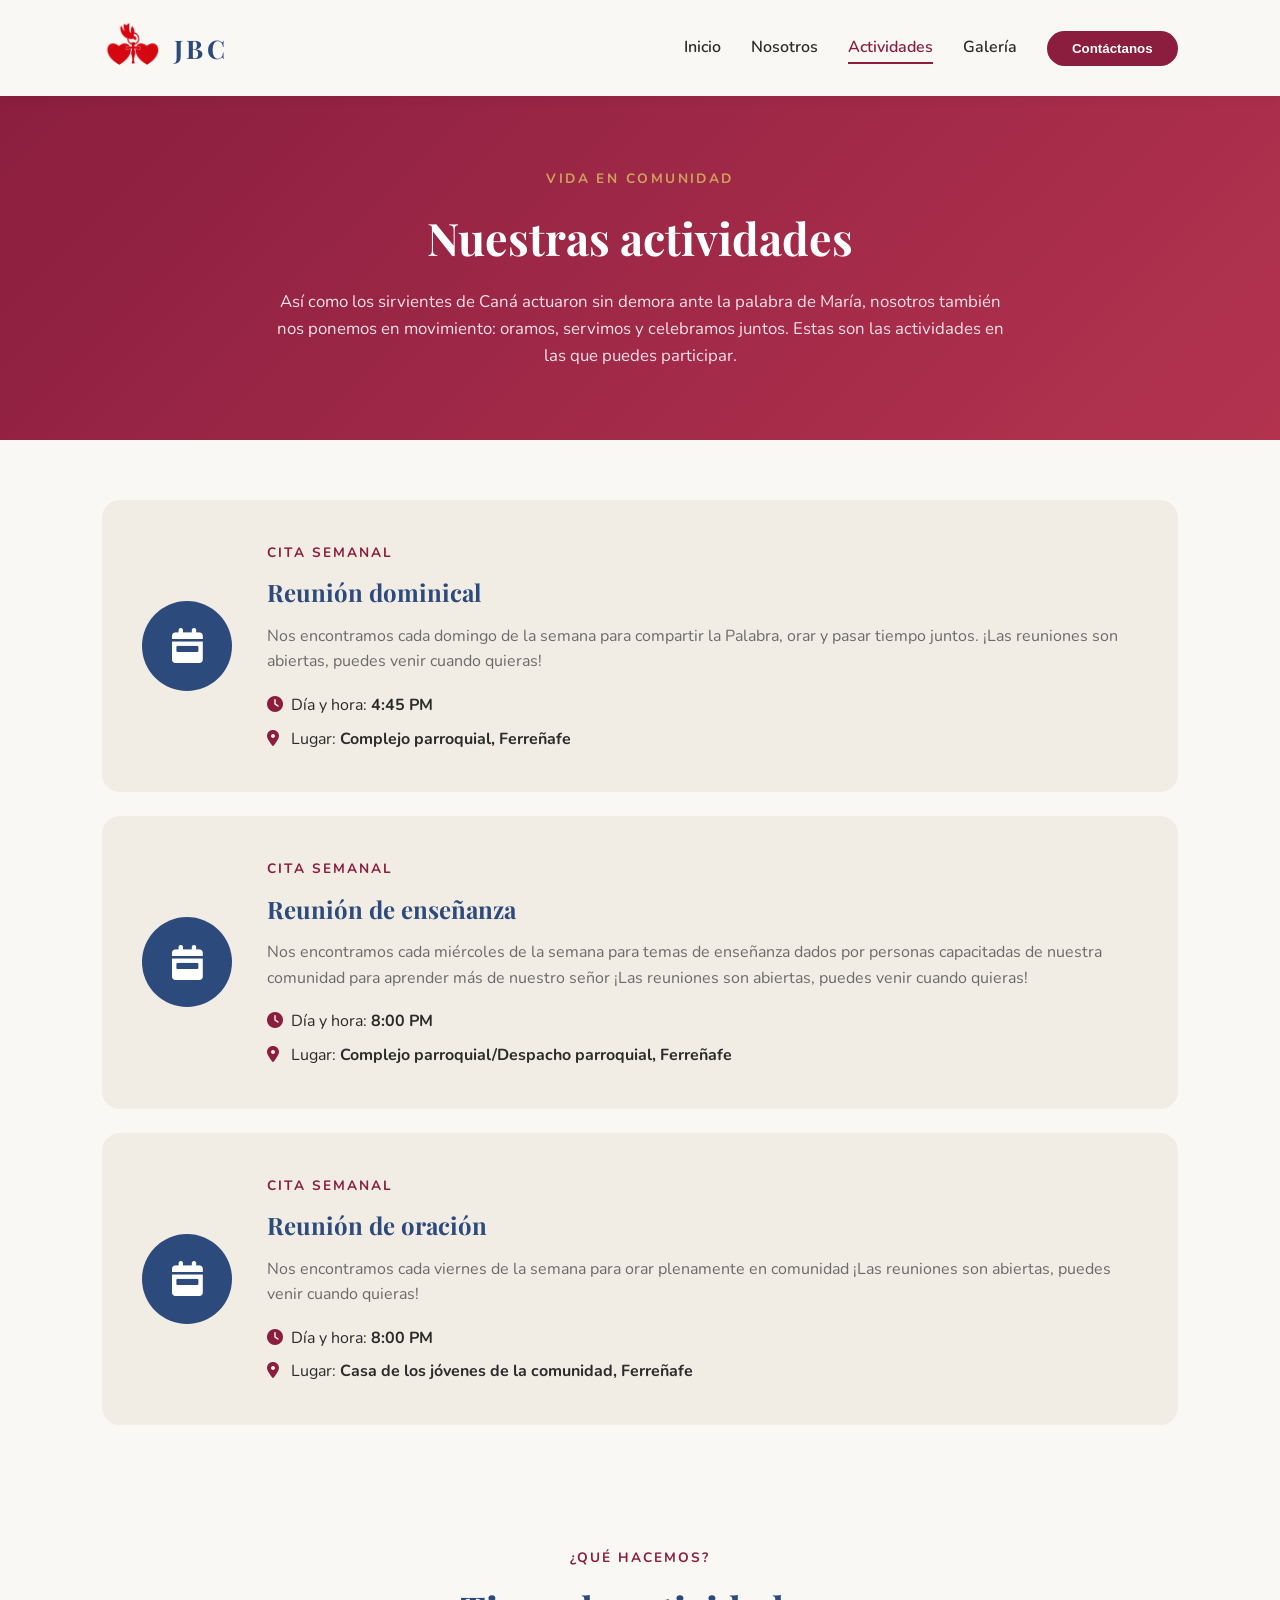
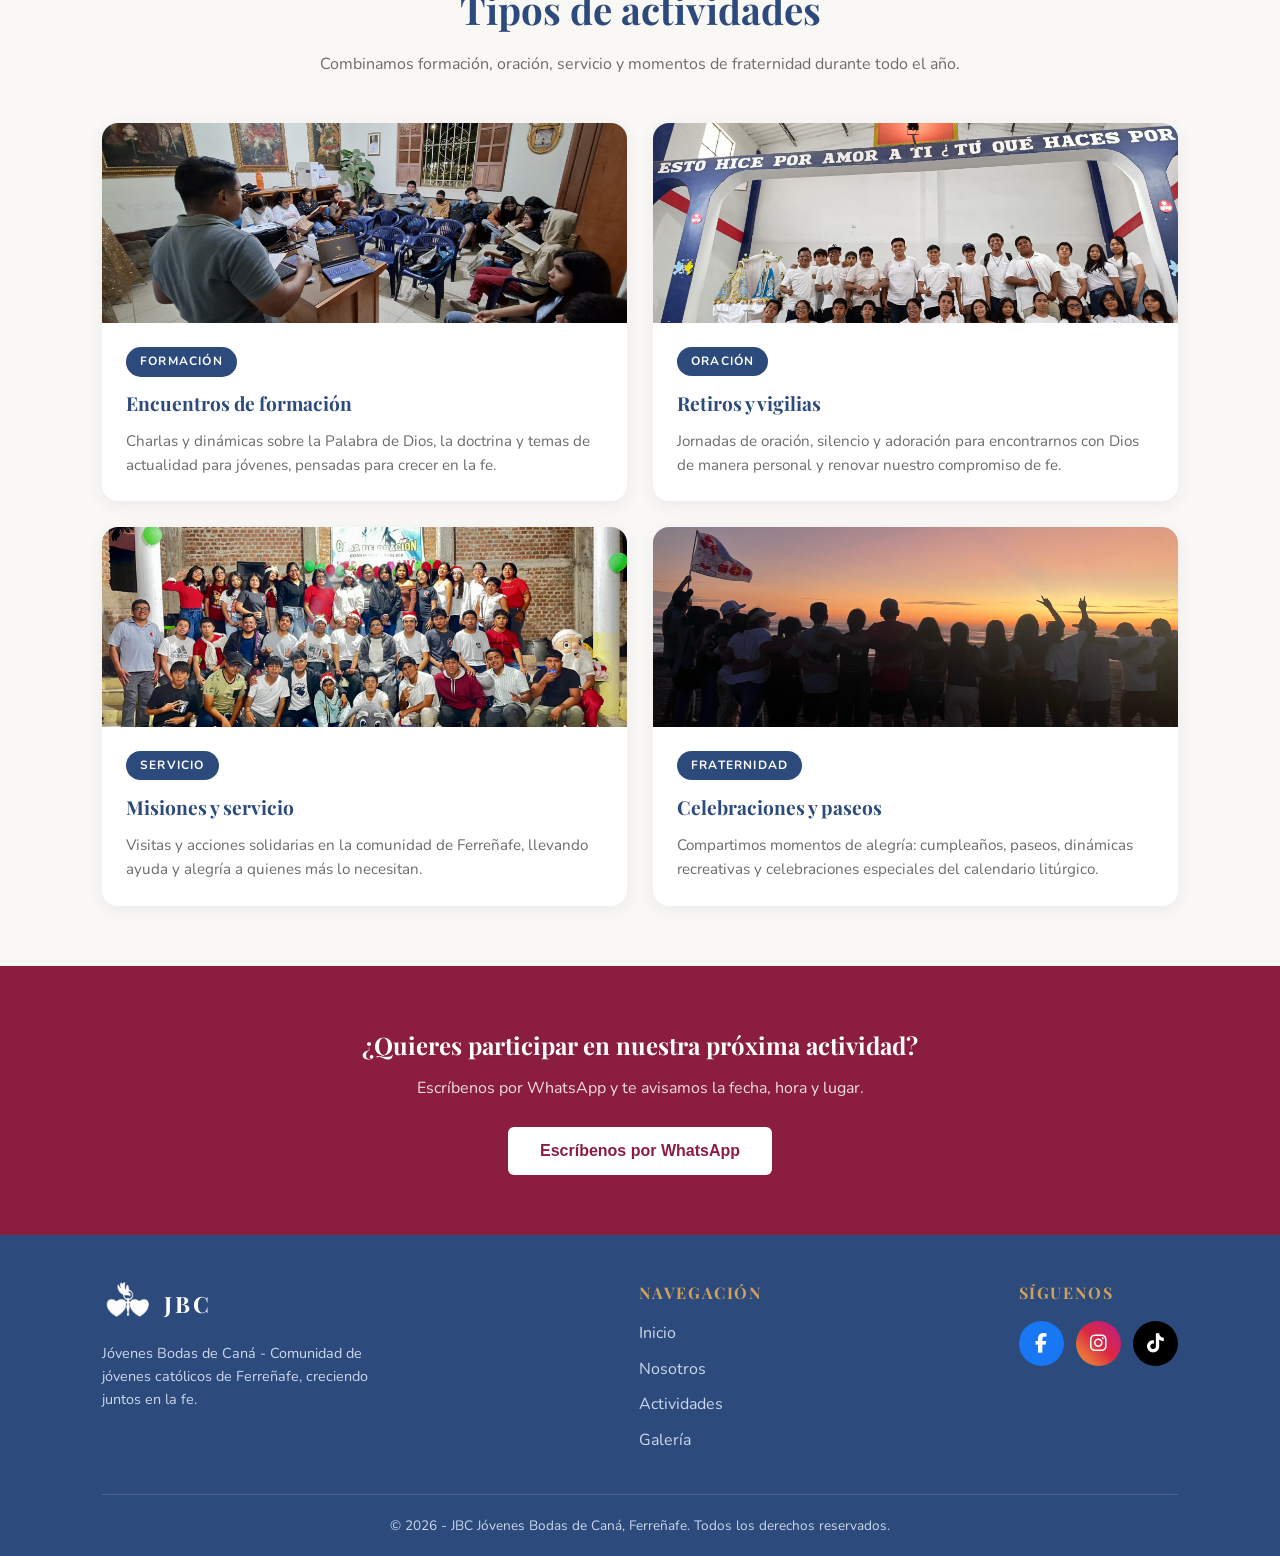
<file: actividades.html>
<!DOCTYPE html>
<html lang="es">
<head>
    <meta charset="UTF-8">
    <meta name="viewport" content="width=device-width, initial-scale=1.0">
    <title>Actividades - JBC</title>
    <link rel="stylesheet" href="estilo-base.css">
    <link rel="stylesheet" href="estilo-actividades.css">
    <link rel="icon" href="LOGO-BLANCO.png" type="image/x-icon">
    <link rel="stylesheet" href="https://cdnjs.cloudflare.com/ajax/libs/font-awesome/6.5.0/css/all.min.css">
    <link rel="preconnect" href="https://fonts.googleapis.com">
    <link href="https://fonts.googleapis.com/css2?family=Playfair+Display:wght@600;700&family=Nunito:wght@400;600;700&display=swap" rel="stylesheet">
</head>
<body>

    <!-- Navegación -->
    <nav class="navbar">
        <div class="logo">
            <img src="JBC-LOGO.png" alt="Logo JBC">
            <strong>JBC</strong>
        </div>
        <ul class="nav-links">
            <li><a href="index.html">Inicio</a></li>
            <li><a href="nosotros.html">Nosotros</a></li>
            <li><a href="actividades.html" class="active">Actividades</a></li>
            <li><a href="galeria.html">Galería</a></li>
            <li><a href="https://wa.me/51992684999" target="_blank"><button class="btn-contacto">Contáctanos</button></a></li>
        </ul>
    </nav>

    <!-- ENCABEZADO -->
    <header class="pagina-header pagina-header-roja">
        <div class="pagina-header-texto fade-in">
            <span class="eyebrow">Vida en comunidad</span>
            <h1>Nuestras actividades</h1>
            <p>Así como los sirvientes de Caná actuaron sin demora ante la palabra de
                María, nosotros también nos ponemos en movimiento: oramos, servimos y
                celebramos juntos. Estas son las actividades en las que puedes participar.</p>
        </div>
    </header>

    <!-- REUNIÓN SEMANAL -->
    <main class="container">
        <div class="reuniones-lista">
        <div class="reunion-banner">
            <div class="reunion-icono fade-in">
                <i class="fa-solid fa-calendar-week"></i>
            </div>
            <div class="reunion-info fade-in">
                <span class="eyebrow">Cita semanal</span>
                <h2>Reunión dominical</h2>
                <p>Nos encontramos cada domingo de la semana para compartir la Palabra, orar y
                    pasar tiempo juntos. ¡Las reuniones son abiertas, puedes venir cuando
                    quieras!</p>
                <ul class="reunion-datos">
                    <li><i class="fa-solid fa-clock"></i> Día y hora: <strong>4:45 PM</strong></li>
                    <li><i class="fa-solid fa-location-dot"></i> Lugar: <strong>Complejo parroquial, Ferreñafe</strong></li>
                </ul>
            </div>
        </div>
    

    
        <div class="reunion-banner">
            <div class="reunion-icono fade-in">
                <i class="fa-solid fa-calendar-week"></i>
            </div>
            <div class="reunion-info fade-in">
                <span class="eyebrow">Cita semanal</span>
                <h2>Reunión de enseñanza</h2>
                <p>Nos encontramos cada miércoles de la semana para temas de enseñanza dados por 
                    personas capacitadas de nuestra comunidad para aprender más de nuestro señor 
                    ¡Las reuniones son abiertas, puedes venir cuando quieras!</p>
                <ul class="reunion-datos">
                    <li><i class="fa-solid fa-clock"></i> Día y hora: <strong>8:00 PM</strong></li>
                    <li><i class="fa-solid fa-location-dot"></i> Lugar: <strong>Complejo parroquial/Despacho parroquial, Ferreñafe</strong></li>
                </ul>
            </div>
        </div>
    

        
        <div class="reunion-banner">
            <div class="reunion-icono fade-in">
                <i class="fa-solid fa-calendar-week"></i>
            </div>
            <div class="reunion-info fade-in">
                <span class="eyebrow">Cita semanal</span>
                <h2>Reunión de oración</h2>
                <p>Nos encontramos cada viernes de la semana para orar plenamente en comunidad 
                    ¡Las reuniones son abiertas, puedes venir cuando quieras!</p>
                <ul class="reunion-datos">
                    <li><i class="fa-solid fa-clock"></i> Día y hora: <strong>8:00 PM</strong></li>
                    <li><i class="fa-solid fa-location-dot"></i> Lugar: <strong>Casa de los jóvenes de la comunidad, Ferreñafe</strong></li>
                </ul>
            </div>
        </div>
    </main>

    <!-- TIPOS DE ACTIVIDADES -->
    <section class="container">
        <div class="section-header">
            <span class="eyebrow">¿Qué hacemos?</span>
            <h2>Tipos de actividades</h2>
            <p>Combinamos formación, oración, servicio y momentos de fraternidad
                durante todo el año.</p>
        </div>
        <div class="actividades-grid">
            <div class="actividad-card fade-in">
                <img src="formacion.jpg" alt="Encuentro de formación">
                <div class="actividad-contenido">
                    <span class="actividad-tag">Formación</span>
                    <h3>Encuentros de formación</h3>
                    <p>Charlas y dinámicas sobre la Palabra de Dios, la doctrina y temas
                        de actualidad para jóvenes, pensadas para crecer en la fe.</p>
                </div>
            </div>
            <div class="actividad-card fade-in">
                <img src="oracion.jpg" alt="Retiro espiritual">
                <div class="actividad-contenido">
                    <span class="actividad-tag">Oración</span>
                    <h3>Retiros y vigilias</h3>
                    <p>Jornadas de oración, silencio y adoración para encontrarnos con
                        Dios de manera personal y renovar nuestro compromiso de fe.</p>
                </div>
            </div>
            <div class="actividad-card fade-in">
                <img src="servicio.jpg" alt="Actividad de servicio comunitario">
                <div class="actividad-contenido">
                    <span class="actividad-tag">Servicio</span>
                    <h3>Misiones y servicio</h3>
                    <p>Visitas y acciones solidarias en la comunidad de Ferreñafe,
                        llevando ayuda y alegría a quienes más lo necesitan.</p>
                </div>
            </div>
            <div class="actividad-card fade-in">
                <img src="fraternidad.jpg" alt="Celebración de la comunidad JBC">
                <div class="actividad-contenido">
                    <span class="actividad-tag">Fraternidad</span>
                    <h3>Celebraciones y paseos</h3>
                    <p>Compartimos momentos de alegría: cumpleaños, paseos, dinámicas
                        recreativas y celebraciones especiales del calendario litúrgico.</p>
                </div>
            </div>
        </div>
    </section>


    <!-- CTA CONTACTO -->
    <section class="cta-banner">
        <h2>¿Quieres participar en nuestra próxima actividad?</h2>
        <p>Escríbenos por WhatsApp y te avisamos la fecha, hora y lugar.</p>
        <a href="https://wa.me/51992684999" target="_blank"><button class="btn-main">Escríbenos por WhatsApp</button></a>
    </section>

    <!-- FOOTER -->
    <footer>
        <div class="footer-container">
            <div class="footer-brand">
                <div class="logo">
                    <img src="LOGO-BLANCO.png" alt="Logo JBC">
                    <strong>JBC</strong>
                </div>
                <p>Jóvenes Bodas de Caná - Comunidad de jóvenes católicos de Ferreñafe, creciendo juntos en la fe.</p>
            </div>

            <div class="footer-nav">
                <h4>Navegación</h4>
                <ul>
                    <li><a href="index.html">Inicio</a></li>
                    <li><a href="nosotros.html">Nosotros</a></li>
                    <li><a href="actividades.html">Actividades</a></li>
                    <li><a href="galeria.html">Galería</a></li>
                </ul>
            </div>

            <div class="footer-social">
                <h4>Síguenos</h4>
                <div class="social-icons">
                    <a href="https://www.facebook.com/jesuss.2019" target="_blank" class="social-btn facebook">
                        <i class="fab fa-facebook-f"></i>
                    </a>
                    <a href="https://www.instagram.com/jovenesbodasdecanaferrenafe/" target="_blank" class="social-btn instagram">
                        <i class="fab fa-instagram"></i>
                    </a>
                    <a href="https://www.tiktok.com/@jvenes.bodasdecan" target="_blank" class="social-btn tiktok">
                        <i class="fab fa-tiktok"></i>
                    </a>
                </div>
            </div>
        </div>

        <div class="footer-bottom">
            <p>&copy; 2026 - JBC Jóvenes Bodas de Caná, Ferreñafe. Todos los derechos reservados.</p>
        </div>
    </footer>

</body>
</html>
</file>
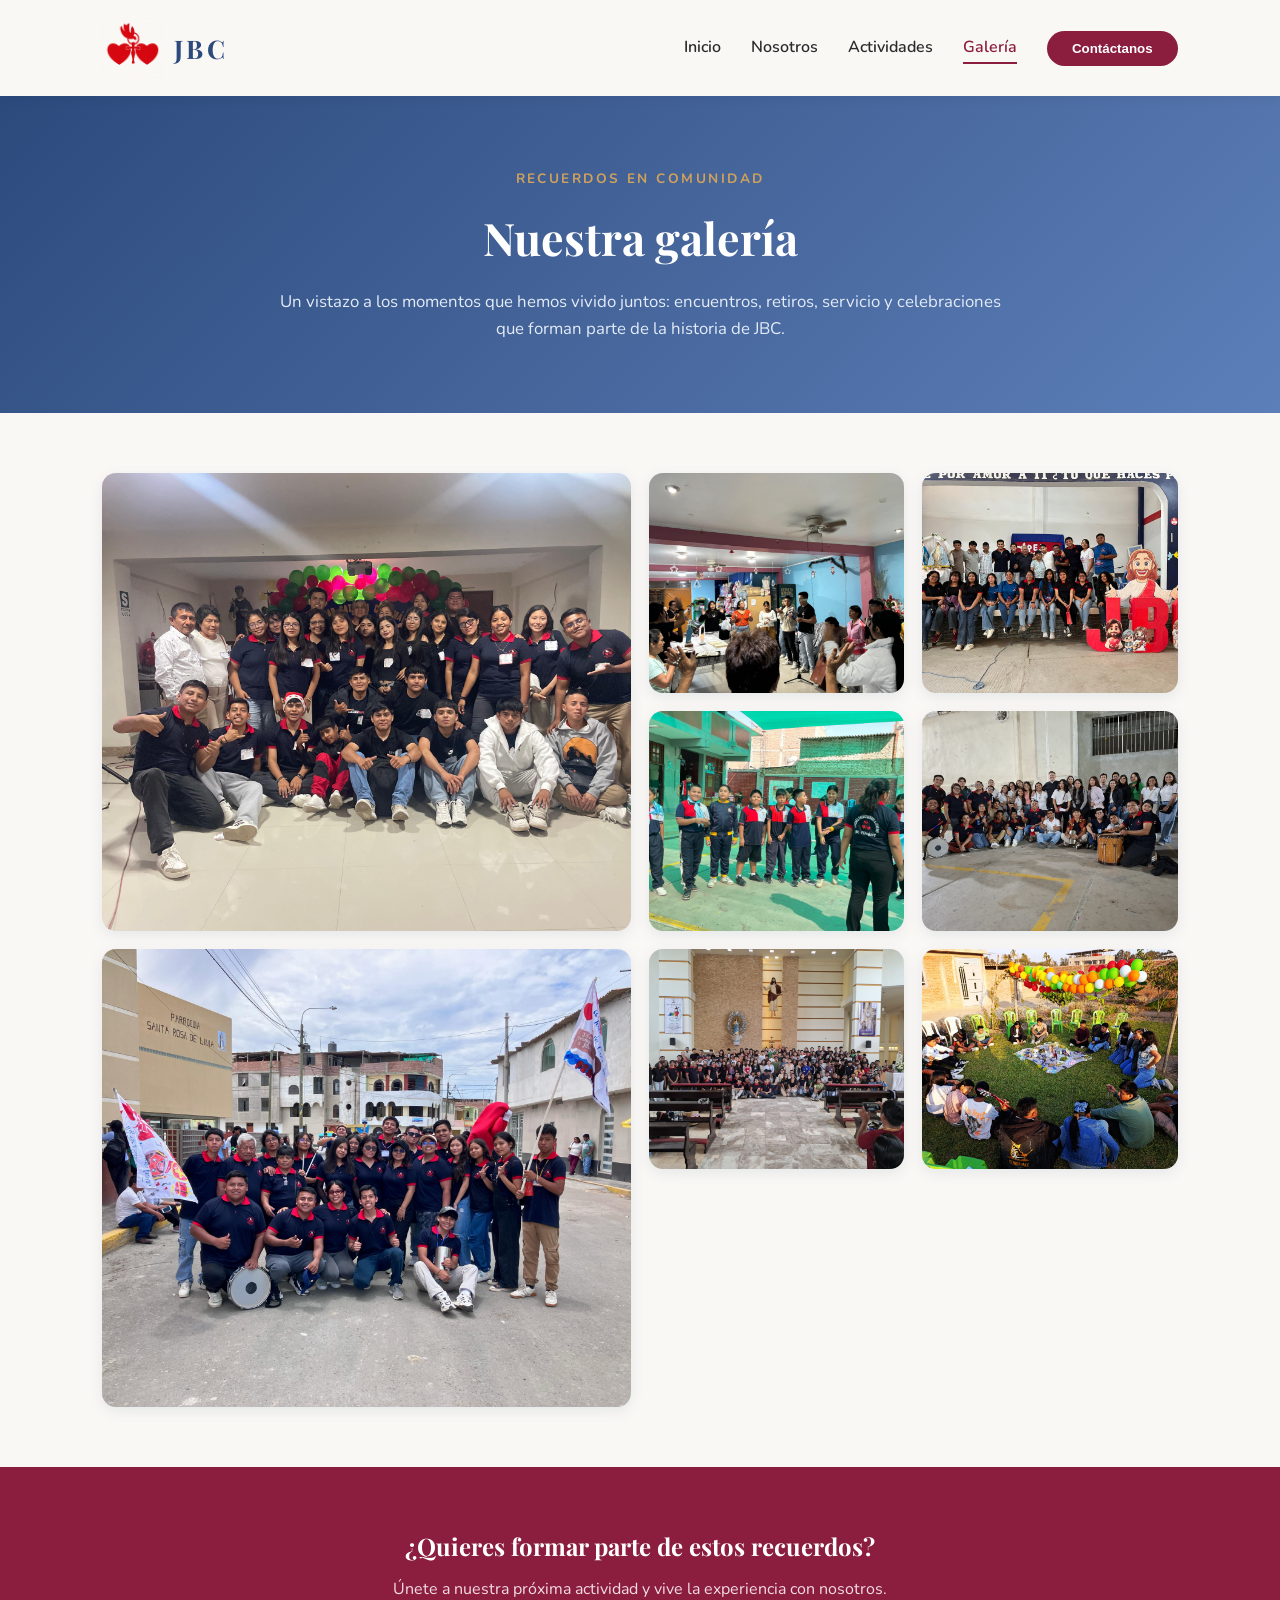
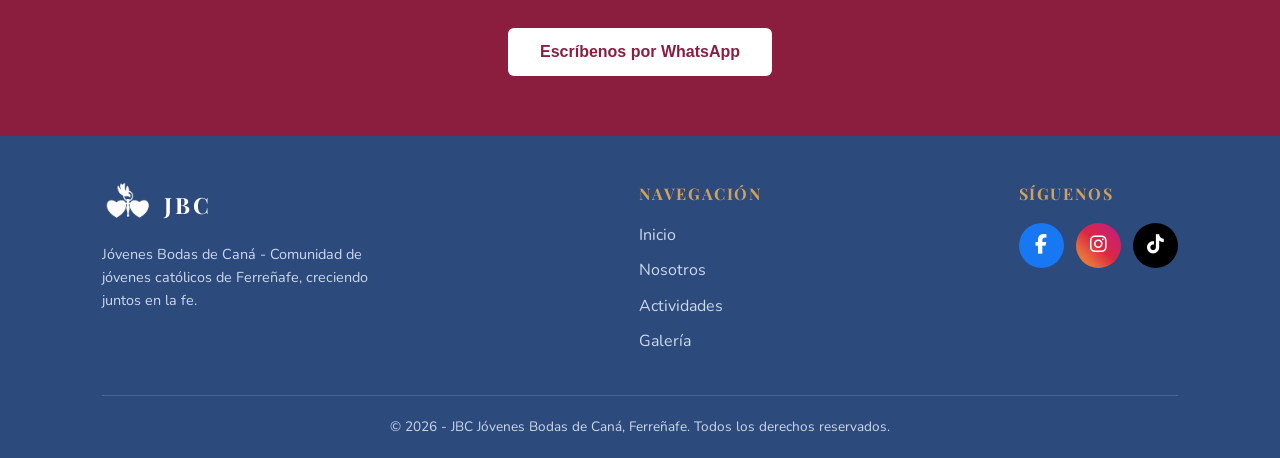
<file: galeria.html>
<!DOCTYPE html>
<html lang="es">
<head>
    <meta charset="UTF-8">
    <meta name="viewport" content="width=device-width, initial-scale=1.0">
    <title>Galería - JBC</title>
    <link rel="stylesheet" href="estilo-base.css">
    <link rel="stylesheet" href="estilo-galeria.css">
    <link rel="icon" href="LOGO-BLANCO.png" type="image/x-icon">
    <link rel="stylesheet" href="https://cdnjs.cloudflare.com/ajax/libs/font-awesome/6.5.0/css/all.min.css">
    <link rel="preconnect" href="https://fonts.googleapis.com">
    <link href="https://fonts.googleapis.com/css2?family=Playfair+Display:wght@600;700&family=Nunito:wght@400;600;700&display=swap" rel="stylesheet">
</head>
<body>

    <!-- Navegación -->
    <nav class="navbar">
        <div class="logo">
            <img src="JBC-LOGO.png" alt="Logo JBC">
            <strong>JBC</strong>
        </div>
        <ul class="nav-links">
            <li><a href="index.html">Inicio</a></li>
            <li><a href="nosotros.html">Nosotros</a></li>
            <li><a href="actividades.html">Actividades</a></li>
            <li><a href="galeria.html" class="active">Galería</a></li>
            <li><a href="https://wa.me/51992684999" target="_blank"><button class="btn-contacto">Contáctanos</button></a></li>
        </ul>
    </nav>

    <!-- ENCABEZADO -->
    <header class="pagina-header pagina-header-azul">
        <div class="pagina-header-texto fade-in">
            <span class="eyebrow">Recuerdos en comunidad</span>
            <h1>Nuestra galería</h1>
            <p>Un vistazo a los momentos que hemos vivido juntos: encuentros, retiros,
                servicio y celebraciones que forman parte de la historia de JBC.</p>
        </div>
    </header>

    <!-- GALERÍA -->
    <main class="container">
        <div class="galeria-grid">
            <figure class="galeria-item grande fade-in">
                <img src="encuentro.jpg" alt="Encuentro de la comunidad JBC">
                <figcaption>Encuentro semanal de jóvenes</figcaption>
            </figure>
            <figure class="galeria-item fade-in">
                <img src="oracionn.jpg" alt="Momento de oración de JBC">
                <figcaption>Tiempo de oración</figcaption>
            </figure>
            <figure class="galeria-item fade-in">
                <img src="retiro.jpg" alt="Retiro espiritual JBC">
                <figcaption>Retiro espiritual</figcaption>
            </figure>
            <figure class="galeria-item fade-in">
                <img src="servicioo.jpg" alt="Actividad de servicio comunitario JBC">
                <figcaption>Servicio comunitario</figcaption>
            </figure>
            <figure class="galeria-item fade-in">
                <img src="celebracioon.jpg" alt="Celebración de la comunidad JBC">
                <figcaption>Celebración entre hermanos</figcaption>
            </figure>
            <figure class="galeria-item grande fade-in">
                <img src="paseo.jpg" alt="Paseo de la comunidad JBC">
                <figcaption>Paseo de confraternidad</figcaption>
            </figure>
            <figure class="galeria-item fade-in">
                <img src="misa.jpg" alt="Misa con jóvenes de JBC">
                <figcaption>Eucaristía joven</figcaption>
            </figure>
            <figure class="galeria-item fade-in">
                <img src="dinamica.jpg" alt="Dinámica grupal de JBC">
                <figcaption>Dinámicas y juegos</figcaption>
            </figure>
        </div>
    </main>

    <!-- CTA CONTACTO -->
    <section class="cta-banner">
        <h2>¿Quieres formar parte de estos recuerdos?</h2>
        <p>Únete a nuestra próxima actividad y vive la experiencia con nosotros.</p>
        <a href="https://wa.me/51992684999" target="_blank"><button class="btn-main">Escríbenos por WhatsApp</button></a>
    </section>

    <!-- FOOTER -->
    <footer>
        <div class="footer-container">
            <div class="footer-brand">
                <div class="logo">
                    <img src="LOGO-BLANCO.png" alt="Logo JBC">
                    <strong>JBC</strong>
                </div>
                <p>Jóvenes Bodas de Caná - Comunidad de jóvenes católicos de Ferreñafe, creciendo juntos en la fe.</p>
            </div>

            <div class="footer-nav">
                <h4>Navegación</h4>
                <ul>
                    <li><a href="index.html">Inicio</a></li>
                    <li><a href="nosotros.html">Nosotros</a></li>
                    <li><a href="actividades.html">Actividades</a></li>
                    <li><a href="galeria.html">Galería</a></li>
                </ul>
            </div>

            <div class="footer-social">
                <h4>Síguenos</h4>
                <div class="social-icons">
                    <a href="https://www.facebook.com/jesuss.2019" target="_blank" class="social-btn facebook">
                        <i class="fab fa-facebook-f"></i>
                    </a>
                    <a href="https://www.instagram.com/jovenesbodasdecanaferrenafe/" target="_blank" class="social-btn instagram">
                        <i class="fab fa-instagram"></i>
                    </a>
                    <a href="https://www.tiktok.com/@jvenes.bodasdecan" target="_blank" class="social-btn tiktok">
                        <i class="fab fa-tiktok"></i>
                    </a>
                    </a>
                </div>
            </div>
        </div>

        <div class="footer-bottom">
            <p>&copy; 2026 - JBC Jóvenes Bodas de Caná, Ferreñafe. Todos los derechos reservados.</p>
        </div>
    </footer>

</body>
</html>
</file>
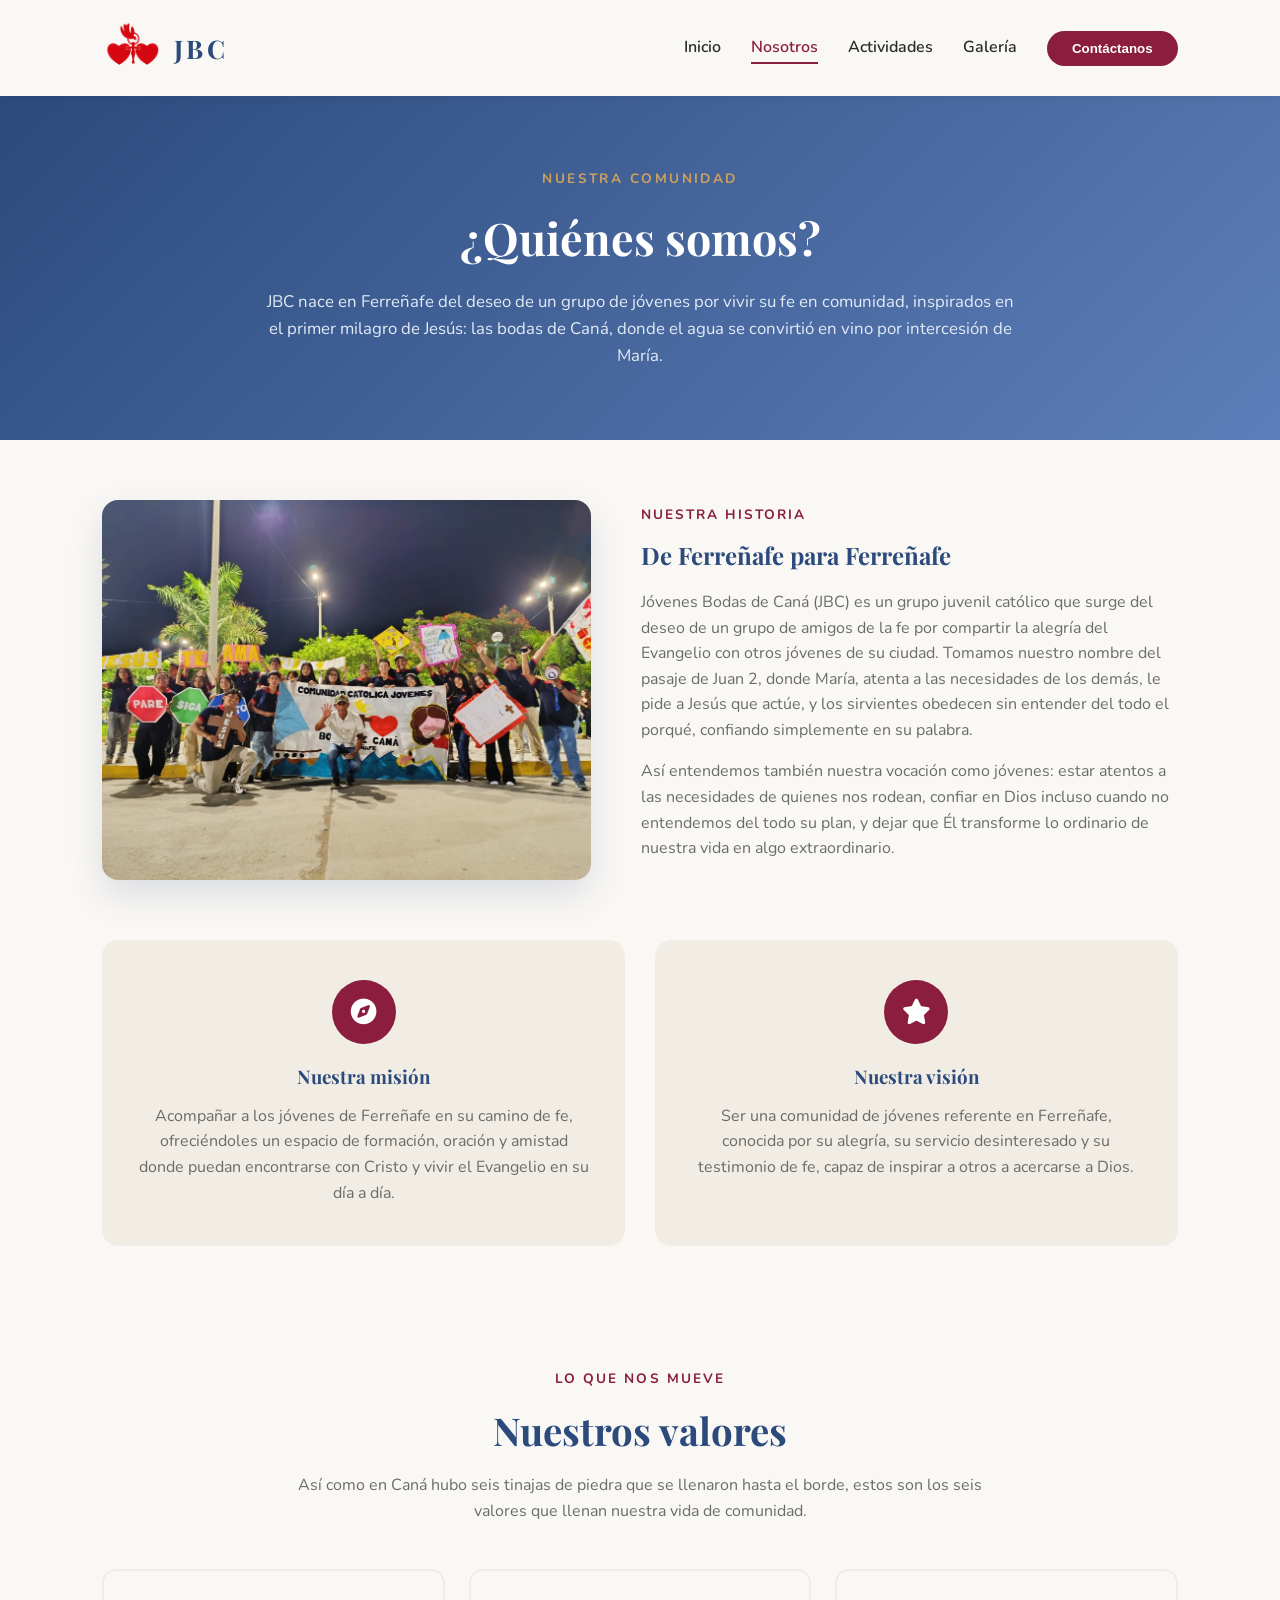
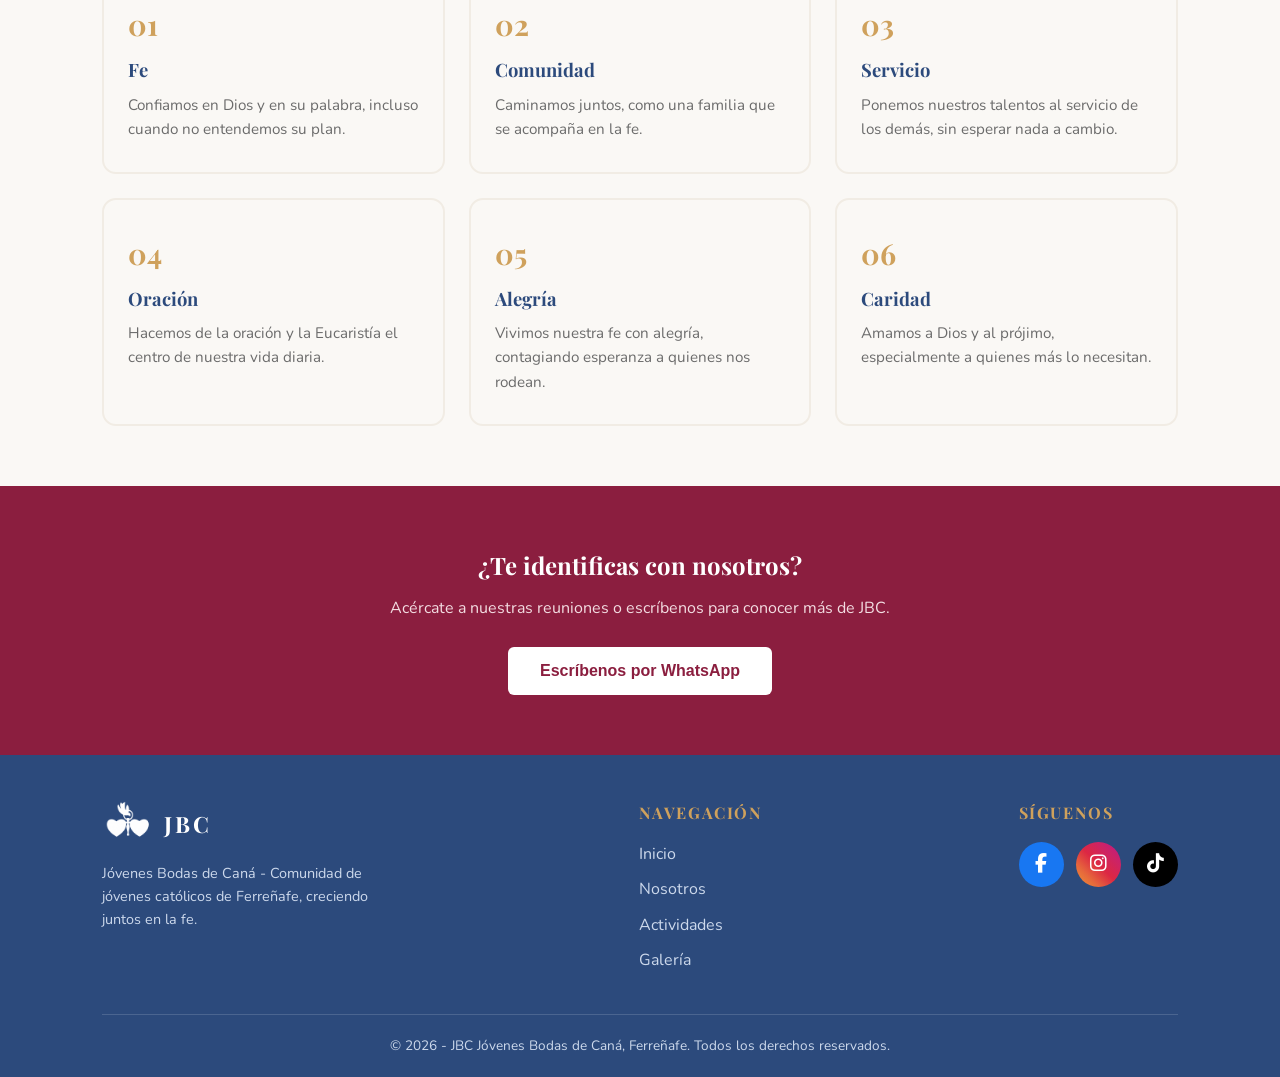
<file: nosotros.html>
<!DOCTYPE html>
<html lang="es">
<head>
    <meta charset="UTF-8">
    <meta name="viewport" content="width=device-width, initial-scale=1.0">
    <title>Nosotros - JBC</title>
    <link rel="stylesheet" href="estilo-base.css">
    <link rel="stylesheet" href="estilo-nosotros.css">
    <link rel="icon" href="LOGO-BLANCO.png" type="image/x-icon">
    <link rel="stylesheet" href="https://cdnjs.cloudflare.com/ajax/libs/font-awesome/6.5.0/css/all.min.css">
    <link rel="preconnect" href="https://fonts.googleapis.com">
    <link href="https://fonts.googleapis.com/css2?family=Playfair+Display:wght@600;700&family=Nunito:wght@400;600;700&display=swap" rel="stylesheet">
</head>
<body>

    <!-- Navegación -->
    <nav class="navbar">
        <div class="logo">
            <img src="JBC-LOGO.png" alt="Logo JBC">
            <strong>JBC</strong>
        </div>
        <ul class="nav-links">
            <li><a href="index.html">Inicio</a></li>
            <li><a href="nosotros.html" class="active">Nosotros</a></li>
            <li><a href="actividades.html">Actividades</a></li>
            <li><a href="galeria.html">Galería</a></li>
            <li><a href="https://wa.me/51992684999" target="_blank"><button class="btn-contacto">Contáctanos</button></a></li>
        </ul>
    </nav>

    <!-- ENCABEZADO -->
    <header class="pagina-header">
        <div class="pagina-header-texto fade-in">
            <span class="eyebrow">Nuestra comunidad</span>
            <h1>¿Quiénes somos?</h1>
            <p>JBC nace en Ferreñafe del deseo de un grupo de jóvenes por vivir su fe
                en comunidad, inspirados en el primer milagro de Jesús: las bodas de Caná,
                donde el agua se convirtió en vino por intercesión de María.</p>
        </div>
    </header>

    <!-- HISTORIA -->
    <main class="container">
        <div class="historia">
            <div class="historia-img fade-in">
                <img src="JBC-ACTIVIDAD.jpg" alt="Comunidad JBC reunida">
            </div>
            <div class="historia-texto fade-in">
                <span class="eyebrow">Nuestra historia</span>
                <h2>De Ferreñafe para Ferreñafe</h2>
                <p>
                    Jóvenes Bodas de Caná (JBC) es un grupo juvenil católico que surge del
                    deseo de un grupo de amigos de la fe por compartir la alegría del Evangelio
                    con otros jóvenes de su ciudad. Tomamos nuestro nombre del pasaje de
                    Juan 2, donde María, atenta a las necesidades de los demás, le pide a
                    Jesús que actúe, y los sirvientes obedecen sin entender del todo el
                    porqué, confiando simplemente en su palabra.
                </p>
                <p>
                    Así entendemos también nuestra vocación como jóvenes: estar atentos
                    a las necesidades de quienes nos rodean, confiar en Dios incluso cuando
                    no entendemos del todo su plan, y dejar que Él transforme lo ordinario
                    de nuestra vida en algo extraordinario.
                </p>
            </div>
        </div>
    </main>

    <!-- MISIÓN Y VISIÓN -->
    <section class="container mision-vision">
        <div class="mv-card fade-in">
            <div class="mv-icono"><i class="fa-solid fa-compass"></i></div>
            <h3>Nuestra misión</h3>
            <p>
                Acompañar a los jóvenes de Ferreñafe en su camino de fe, ofreciéndoles
                un espacio de formación, oración y amistad donde puedan encontrarse
                con Cristo y vivir el Evangelio en su día a día.
            </p>
        </div>
        <div class="mv-card fade-in">
            <div class="mv-icono"><i class="fa-solid fa-star"></i></div>
            <h3>Nuestra visión</h3>
            <p>
                Ser una comunidad de jóvenes referente en Ferreñafe, conocida por su
                alegría, su servicio desinteresado y su testimonio de fe, capaz de
                inspirar a otros a acercarse a Dios.
            </p>
        </div>
    </section>

    <!-- VALORES - 6 TINAJAS -->
    <section class="container">
        <div class="section-header">
            <span class="eyebrow">Lo que nos mueve</span>
            <h2>Nuestros valores</h2>
            <p>Así como en Caná hubo seis tinajas de piedra que se llenaron hasta el
                borde, estos son los seis valores que llenan nuestra vida de comunidad.</p>
        </div>
        <div class="valores-grid">
            <div class="valor fade-in">
                <span class="valor-numero">01</span>
                <h3>Fe</h3>
                <p>Confiamos en Dios y en su palabra, incluso cuando no entendemos su plan.</p>
            </div>
            <div class="valor fade-in">
                <span class="valor-numero">02</span>
                <h3>Comunidad</h3>
                <p>Caminamos juntos, como una familia que se acompaña en la fe.</p>
            </div>
            <div class="valor fade-in">
                <span class="valor-numero">03</span>
                <h3>Servicio</h3>
                <p>Ponemos nuestros talentos al servicio de los demás, sin esperar nada a cambio.</p>
            </div>
            <div class="valor fade-in">
                <span class="valor-numero">04</span>
                <h3>Oración</h3>
                <p>Hacemos de la oración y la Eucaristía el centro de nuestra vida diaria.</p>
            </div>
            <div class="valor fade-in">
                <span class="valor-numero">05</span>
                <h3>Alegría</h3>
                <p>Vivimos nuestra fe con alegría, contagiando esperanza a quienes nos rodean.</p>
            </div>
            <div class="valor fade-in">
                <span class="valor-numero">06</span>
                <h3>Caridad</h3>
                <p>Amamos a Dios y al prójimo, especialmente a quienes más lo necesitan.</p>
            </div>
        </div>
    </section>

    <!-- CTA CONTACTO -->
    <section class="cta-banner">
        <h2>¿Te identificas con nosotros?</h2>
        <p>Acércate a nuestras reuniones o escríbenos para conocer más de JBC.</p>
        <a href="https://wa.me/51992684999" target="_blank"><button class="btn-main">Escríbenos por WhatsApp</button></a>
    </section>

    <!-- FOOTER -->
    <footer>
        <div class="footer-container">
            <div class="footer-brand">
                <div class="logo">
                    <img src="LOGO-BLANCO.png" alt="Logo JBC">
                    <strong>JBC</strong>
                </div>
                <p>Jóvenes Bodas de Caná - Comunidad de jóvenes católicos de Ferreñafe, creciendo juntos en la fe.</p>
            </div>

            <div class="footer-nav">
                <h4>Navegación</h4>
                <ul>
                    <li><a href="index.html">Inicio</a></li>
                    <li><a href="nosotros.html">Nosotros</a></li>
                    <li><a href="actividades.html">Actividades</a></li>
                    <li><a href="galeria.html">Galería</a></li>
                </ul>
            </div>

            <div class="footer-social">
                <h4>Síguenos</h4>
                <div class="social-icons">
                    <a href="https://www.facebook.com/jesuss.2019" target="_blank" class="social-btn facebook">
                        <i class="fab fa-facebook-f"></i>
                    </a>
                    <a href="https://www.instagram.com/jovenesbodasdecanaferrenafe/" target="_blank" class="social-btn instagram">
                        <i class="fab fa-instagram"></i>
                    </a>
                    <a href="https://www.tiktok.com/@jvenes.bodasdecan" target="_blank" class="social-btn tiktok">
                        <i class="fab fa-tiktok"></i>
                    </a>
                </div>
            </div>
        </div>

        <div class="footer-bottom">
            <p>&copy; 2026 - JBC Jóvenes Bodas de Caná, Ferreñafe. Todos los derechos reservados.</p>
        </div>
    </footer>

</body>
</html>
</file>
<file: estilo-base.css>
/* ============================================
   JBC - Jóvenes Bodas de Caná
   Hoja de estilos base (compartida en todas las páginas)
   Paleta inspirada en las bodas de Caná:
   blanco (pureza), azul (María) y rojo vino (el vino nuevo, Jn 2)
============================================ */

:root {
    --azul-cana: #2c4a7c;
    --azul-claro: #5d7fb9;
    --rojo-vino: #8b1e3f;
    --rojo-vino-claro: #b3334f;
    --blanco-calido: #faf8f5;
    --crema: #f1ece4;
    --texto: #2b2b2b;
    --texto-suave: #6b6b6b;
    --dorado: #cfa15c;
}

* {
    margin: 0;
    padding: 0;
    box-sizing: border-box;
}

body {
    font-family: 'Nunito', 'Segoe UI', Tahoma, Geneva, Verdana, sans-serif;
    color: var(--texto);
    background-color: var(--blanco-calido);
    line-height: 1.6;
}

h1, h2, h3, h4 {
    font-family: 'Playfair Display', 'Georgia', serif;
    color: var(--azul-cana);
}

a { text-decoration: none; }

img { max-width: 100%; display: block; }

/* ============ NAVBAR ============ */
.navbar {
    display: flex;
    justify-content: space-between;
    align-items: center;
    padding: 18px 8%;
    background-color: var(--blanco-calido);
    box-shadow: 0 2px 10px rgba(0, 0, 0, 0.06);
    position: sticky;
    top: 0;
    z-index: 100;
}

.logo {
    display: flex;
    align-items: center;
    gap: 12px;
}

.logo img {
    width: 60px;
    height: 60px;
    object-fit: contain;
}

.logo strong {
    font-family: 'Playfair Display', serif;
    font-size: 1.6rem;
    letter-spacing: 0.12em;
    color: var(--azul-cana);
    text-transform: uppercase;
}

.nav-links {
    display: flex;
    list-style: none;
    gap: 30px;
    align-items: center;
}

.nav-links a {
    color: var(--texto);
    font-weight: 600;
    transition: color 0.2s ease;
}

.nav-links a:hover {
    color: var(--rojo-vino);
}

.nav-links .active {
    color: var(--rojo-vino);
    border-bottom: 2px solid var(--rojo-vino);
    padding-bottom: 4px;
}

.btn-contacto {
    background: var(--rojo-vino);
    color: #fff;
    padding: 10px 25px;
    border-radius: 30px;
    border: none;
    font-weight: 700;
    cursor: pointer;
    transition: background 0.25s ease, transform 0.2s ease;
}

.btn-contacto:hover {
    background: var(--rojo-vino-claro);
    transform: translateY(-2px);
}

/* ============ BOTONES GENERALES ============ */
.btn-main {
    background: var(--azul-cana);
    color: #fff;
    border: none;
    padding: 15px 32px;
    border-radius: 6px;
    font-weight: 700;
    font-size: 1rem;
    cursor: pointer;
    transition: all 0.3s ease;
    display: inline-block;
}

.btn-main:hover {
    background: var(--rojo-vino);
    transform: scale(1.05);
}

.btn-outline {
    background: transparent;
    color: var(--azul-cana);
    border: 2px solid var(--azul-cana);
    padding: 13px 30px;
    border-radius: 6px;
    font-weight: 700;
    cursor: pointer;
    transition: all 0.3s ease;
    display: inline-block;
}

.btn-outline:hover {
    background: var(--azul-cana);
    color: #fff;
}

/* ============ ANIMACIONES ============ */
@keyframes fadeInUp {
    from { opacity: 0; transform: translateY(30px); }
    to { opacity: 1; transform: translateY(0); }
}

.fade-in {
    opacity: 0;
    animation: fadeInUp 0.9s ease-out forwards;
}

.fade-in:nth-child(1) { animation-delay: 0.1s; }
.fade-in:nth-child(2) { animation-delay: 0.25s; }
.fade-in:nth-child(3) { animation-delay: 0.4s; }
.fade-in:nth-child(4) { animation-delay: 0.55s; }
.fade-in:nth-child(5) { animation-delay: 0.7s; }
.fade-in:nth-child(6) { animation-delay: 0.85s; }

/* ============ FRANJA DE CITA (versículo) ============ */
.franja-cita {
    background: var(--azul-cana);
    color: #fff;
    text-align: center;
    padding: 35px 10%;
}

.franja-cita p.versiculo {
    font-family: 'Playfair Display', serif;
    font-size: 1.5rem;
    font-style: italic;
    margin-bottom: 8px;
}

.franja-cita p.referencia {
    color: var(--dorado);
    font-weight: 700;
    letter-spacing: 0.1em;
    text-transform: uppercase;
    font-size: 0.85rem;
}

/* ============ SECCIONES GENERALES ============ */
.container {
    padding: 60px 8%;
}

.section-header {
    text-align: center;
    max-width: 700px;
    margin: 0 auto 45px;
}

.section-header span.eyebrow {
    color: var(--rojo-vino);
    font-weight: 700;
    letter-spacing: 0.15em;
    text-transform: uppercase;
    font-size: 0.85rem;
}

.section-header h2 {
    font-size: 2.4rem;
    margin: 8px 0 12px;
}

.section-header p {
    color: var(--texto-suave);
}

/* ============ CTA WHATSAPP (banner) ============ */
.cta-banner {
    background: var(--rojo-vino);
    color: #fff;
    text-align: center;
    padding: 60px 8%;
    border-radius: 0;
}

.cta-banner h2 {
    color: #fff;
    margin-bottom: 12px;
}

.cta-banner p {
    margin-bottom: 25px;
    color: #f3dde2;
}

.cta-banner .btn-main {
    background: #fff;
    color: var(--rojo-vino);
}

.cta-banner .btn-main:hover {
    background: var(--azul-cana);
    color: #fff;
}

/* ============ FOOTER ============ */
footer {
    background-color: var(--azul-cana);
    color: var(--blanco-calido);
    padding: 45px 8% 20px;
    margin-top: 0;
}

.footer-container {
    display: flex;
    justify-content: space-between;
    align-items: flex-start;
    gap: 40px;
    margin-bottom: 30px;
    flex-wrap: wrap;
}

.footer-brand .logo strong {
    color: #fff;
    font-size: 1.4rem;
}

.footer-brand .logo img {
    width: 50px;
    height: 50px;
    filter: brightness(0) invert(1);
}

.footer-brand p {
    color: #cdd9ec;
    font-size: 0.9rem;
    max-width: 280px;
    margin-top: 12px;
}

.footer-nav h4,
.footer-social h4 {
    font-size: 1rem;
    margin-bottom: 16px;
    letter-spacing: 0.1em;
    color: var(--dorado);
    text-transform: uppercase;
}

.footer-nav ul {
    list-style: none;
}

.footer-nav ul li {
    margin-bottom: 10px;
}

.footer-nav ul li a {
    color: #cdd9ec;
    transition: color 0.2s ease;
}

.footer-nav ul li a:hover {
    color: #fff;
}

.social-icons {
    display: flex;
    gap: 12px;
}

.social-btn {
    width: 45px;
    height: 45px;
    border-radius: 50%;
    display: flex;
    align-items: center;
    justify-content: center;
    font-size: 1.2rem;
    color: white;
    transition: transform 0.2s, opacity 0.2s;
}

.social-btn:hover {
    transform: scale(1.1);
    opacity: 0.9;
}

.facebook { background-color: #1877f2; }
.instagram { background: linear-gradient(45deg, #f09433, #e6683c, #dc2743, #cc2366, #bc1888); }
.whatsapp { background-color: #25d366; }
.tiktok { background-color: #000000; }

.footer-bottom {
    border-top: 1px solid rgba(255, 255, 255, 0.15);
    padding-top: 20px;
    text-align: center;
    color: #cdd9ec;
    font-size: 0.85rem;
}

/* ============ RESPONSIVE GENERAL ============ */
@media (max-width: 1024px) {
    .section-header h2 { font-size: 2rem; }
}

@media (max-width: 768px) {
    .navbar {
        flex-direction: column;
        padding: 15px 5%;
        gap: 12px;
    }
    .nav-links {
        gap: 14px;
        flex-wrap: wrap;
        justify-content: center;
        font-size: 0.9rem;
    }
    .logo img { width: 50px; height: 50px; }
    .logo strong { font-size: 1.2rem; }

    .container { padding: 40px 5%; }

    .footer-container {
        flex-direction: column;
        gap: 25px;
    }
}

@media (max-width: 480px) {
    .section-header h2 { font-size: 1.6rem; }
    .franja-cita p.versiculo { font-size: 1.15rem; }
}
</file>
<file: estilo-actividades.css>
/* ============================================
   Estilos específicos de la página Actividades
============================================ */

/* ENCABEZADO DE PÁGINA */
.pagina-header {
    padding: 70px 8%;
    text-align: center;
}

.pagina-header-roja {
    background: linear-gradient(135deg, var(--rojo-vino) 0%, var(--rojo-vino-claro) 100%);
    color: #fff;
}

.pagina-header-texto {
    max-width: 750px;
    margin: 0 auto;
}

.pagina-header .eyebrow {
    color: var(--dorado);
    font-weight: 700;
    letter-spacing: 0.18em;
    text-transform: uppercase;
    font-size: 0.85rem;
}

.pagina-header h1 {
    color: #fff;
    font-size: 2.8rem;
    margin: 10px 0 16px;
}

.pagina-header p {
    color: #f5e1e7;
    font-size: 1.05rem;
}

/* REUNIÓN SEMANAL */

.reuniones-lista {
    display: flex;
    flex-direction: column;
    gap: 24px;
}

.reunion-banner {
    display: flex;
    align-items: center;
    gap: 35px;
    background: var(--crema);
    border-radius: 18px;
    padding: 40px;
}

.reunion-icono {
    flex-shrink: 0;
    width: 90px;
    height: 90px;
    border-radius: 50%;
    background: var(--azul-cana);
    color: #fff;
    display: flex;
    align-items: center;
    justify-content: center;
    font-size: 2.2rem;
}

.reunion-info .eyebrow {
    color: var(--rojo-vino);
    font-weight: 700;
    letter-spacing: 0.15em;
    text-transform: uppercase;
    font-size: 0.85rem;
}

.reunion-info h2 {
    margin: 8px 0 12px;
}

.reunion-info p {
    color: var(--texto-suave);
    margin-bottom: 18px;
}

.reunion-datos {
    list-style: none;
    display: flex;
    flex-direction: column;
    gap: 8px;
}

.reunion-datos li {
    color: var(--texto);
}

.reunion-datos i {
    color: var(--rojo-vino);
    width: 20px;
}

/* TIPOS DE ACTIVIDADES */
.actividades-grid {
    display: grid;
    grid-template-columns: repeat(2, 1fr);
    gap: 26px;
}

.actividad-card {
    background: #fff;
    border-radius: 16px;
    overflow: hidden;
    box-shadow: 0 4px 16px rgba(44, 74, 124, 0.08);
    display: flex;
    flex-direction: column;
    transition: transform 0.3s ease, box-shadow 0.3s ease;
}

.actividad-card:hover {
    transform: translateY(-6px);
    box-shadow: 0 12px 24px rgba(139, 30, 63, 0.15);
}

.actividad-card img {
    width: 100%;
    height: 200px;
    object-fit: cover;
}

.actividad-contenido {
    padding: 24px;
}

.actividad-tag {
    display: inline-block;
    background: var(--azul-cana);
    color: #fff;
    font-size: 0.75rem;
    font-weight: 700;
    letter-spacing: 0.1em;
    text-transform: uppercase;
    padding: 5px 14px;
    border-radius: 20px;
    margin-bottom: 12px;
}

.actividad-contenido h3 {
    margin-bottom: 10px;
    font-size: 1.2rem;
}

.actividad-contenido p {
    color: var(--texto-suave);
    font-size: 0.95rem;
}

/* PRÓXIMOS EVENTOS */
.eventos-lista {
    display: flex;
    flex-direction: column;
    gap: 18px;
}

.evento-item {
    display: flex;
    align-items: center;
    gap: 24px;
    background: var(--crema);
    border-radius: 14px;
    padding: 22px 28px;
    transition: transform 0.2s ease;
}

.evento-item:hover {
    transform: translateX(6px);
}

.evento-fecha {
    flex-shrink: 0;
    width: 80px;
    height: 80px;
    border-radius: 12px;
    background: var(--rojo-vino);
    color: #fff;
    display: flex;
    flex-direction: column;
    align-items: center;
    justify-content: center;
}

.evento-dia {
    font-family: 'Playfair Display', serif;
    font-size: 1.6rem;
    font-weight: 700;
    line-height: 1;
}

.evento-mes {
    font-size: 0.75rem;
    text-transform: uppercase;
    letter-spacing: 0.1em;
    margin-top: 4px;
}

.evento-info h3 {
    margin-bottom: 6px;
    font-size: 1.1rem;
}

.evento-info p {
    color: var(--texto-suave);
    font-size: 0.95rem;
}

/* ============ RESPONSIVE ============ */
@media (max-width: 1024px) {
    .actividades-grid { grid-template-columns: 1fr; }
}

@media (max-width: 768px) {
    .pagina-header { padding: 50px 5%; }
    .pagina-header h1 { font-size: 2.1rem; }
    .reunion-banner { flex-direction: column; text-align: center; }
    .evento-item { flex-direction: column; text-align: center; }
}
</file>
<file: estilo-galeria.css>
/* ============================================
   Estilos específicos de la página Galería
============================================ */

.pagina-header {
    padding: 70px 8%;
    text-align: center;
}

.pagina-header-azul {
    background: linear-gradient(135deg, var(--azul-cana) 0%, var(--azul-claro) 100%);
    color: #fff;
}

.pagina-header-texto {
    max-width: 750px;
    margin: 0 auto;
}

.pagina-header .eyebrow {
    color: var(--dorado);
    font-weight: 700;
    letter-spacing: 0.18em;
    text-transform: uppercase;
    font-size: 0.85rem;
}

.pagina-header h1 {
    color: #fff;
    font-size: 2.8rem;
    margin: 10px 0 16px;
}

.pagina-header p {
    color: #e3ebf7;
    font-size: 1.05rem;
}

/* GRID DE GALERÍA */
.galeria-grid {
    display: grid;
    grid-template-columns: repeat(4, 1fr);
    grid-auto-rows: 220px;
    gap: 18px;
}

.galeria-item {
    position: relative;
    overflow: hidden;
    border-radius: 14px;
    box-shadow: 0 4px 14px rgba(44, 74, 124, 0.1);
}

.galeria-item.grande {
    grid-column: span 2;
    grid-row: span 2;
}

.galeria-item img {
    width: 100%;
    height: 100%;
    object-fit: cover;
    transition: transform 0.4s ease;
}

.galeria-item:hover img {
    transform: scale(1.08);
}

.galeria-item figcaption {
    position: absolute;
    left: 0;
    right: 0;
    bottom: 0;
    background: linear-gradient(to top, rgba(44, 74, 124, 0.85), rgba(44, 74, 124, 0));
    color: #fff;
    font-weight: 600;
    font-size: 0.95rem;
    padding: 30px 16px 14px;
    transform: translateY(100%);
    transition: transform 0.3s ease;
}

.galeria-item:hover figcaption {
    transform: translateY(0);
}

/* ============ RESPONSIVE ============ */
@media (max-width: 1024px) {
    .galeria-grid {
        grid-template-columns: repeat(3, 1fr);
        grid-auto-rows: 180px;
    }
}

@media (max-width: 768px) {
    .pagina-header { padding: 50px 5%; }
    .pagina-header h1 { font-size: 2.1rem; }
    .galeria-grid {
        grid-template-columns: repeat(2, 1fr);
        grid-auto-rows: 160px;
    }
    .galeria-item.grande {
        grid-column: span 2;
        grid-row: span 1;
    }
}

@media (max-width: 480px) {
    .galeria-grid {
        grid-template-columns: 1fr;
        grid-auto-rows: 220px;
    }
    .galeria-item.grande {
        grid-column: span 1;
    }
}
</file>
<file: estilo-nosotros.css>
/* ============================================
   Estilos específicos de la página Nosotros
============================================ */

/* ENCABEZADO DE PÁGINA */
.pagina-header {
    background: linear-gradient(135deg, var(--azul-cana) 0%, var(--azul-claro) 100%);
    color: #fff;
    padding: 70px 8%;
    text-align: center;
}

.pagina-header-texto {
    max-width: 750px;
    margin: 0 auto;
}

.pagina-header .eyebrow {
    color: var(--dorado);
    font-weight: 700;
    letter-spacing: 0.18em;
    text-transform: uppercase;
    font-size: 0.85rem;
}

.pagina-header h1 {
    color: #fff;
    font-size: 2.8rem;
    margin: 10px 0 16px;
}

.pagina-header p {
    color: #e3ebf7;
    font-size: 1.05rem;
}

/* HISTORIA */
.historia {
    display: grid;
    grid-template-columns: 1fr 1.1fr;
    gap: 50px;
    align-items: center;
}

.historia-img img {
    width: 100%;
    height: 380px;
    object-fit: cover;
    border-radius: 16px;
    box-shadow: 0 15px 35px rgba(44, 74, 124, 0.15);
}

.historia-texto .eyebrow {
    color: var(--rojo-vino);
    font-weight: 700;
    letter-spacing: 0.15em;
    text-transform: uppercase;
    font-size: 0.85rem;
}

.historia-texto h2 {
    margin: 8px 0 16px;
}

.historia-texto p {
    color: var(--texto-suave);
    margin-bottom: 16px;
}

/* MISIÓN Y VISIÓN */
.mision-vision {
    display: grid;
    grid-template-columns: 1fr 1fr;
    gap: 30px;
    padding-top: 0;
}

.mv-card {
    background: var(--crema);
    border-radius: 16px;
    padding: 40px 35px;
    text-align: center;
}

.mv-icono {
    width: 64px;
    height: 64px;
    margin: 0 auto 18px;
    border-radius: 50%;
    background: var(--rojo-vino);
    color: #fff;
    display: flex;
    align-items: center;
    justify-content: center;
    font-size: 1.6rem;
}

.mv-card h3 {
    margin-bottom: 12px;
}

.mv-card p {
    color: var(--texto-suave);
}

/* VALORES - GRID DE TINAJAS */
.valores-grid {
    display: grid;
    grid-template-columns: repeat(3, 1fr);
    gap: 24px;
}

.valor {
    border: 2px solid var(--crema);
    border-radius: 14px;
    padding: 30px 24px;
    transition: border-color 0.3s ease, transform 0.3s ease;
}

.valor:hover {
    border-color: var(--rojo-vino);
    transform: translateY(-6px);
}

.valor-numero {
    display: inline-block;
    font-family: 'Playfair Display', serif;
    font-size: 1.8rem;
    font-weight: 700;
    color: var(--dorado);
    margin-bottom: 8px;
}

.valor h3 {
    margin-bottom: 8px;
    font-size: 1.15rem;
}

.valor p {
    color: var(--texto-suave);
    font-size: 0.95rem;
}

/* ============ RESPONSIVE ============ */
@media (max-width: 1024px) {
    .historia { grid-template-columns: 1fr; }
    .historia-img img { height: 280px; }
    .valores-grid { grid-template-columns: repeat(2, 1fr); }
}

@media (max-width: 768px) {
    .pagina-header { padding: 50px 5%; }
    .pagina-header h1 { font-size: 2.1rem; }
    .mision-vision { grid-template-columns: 1fr; }
}

@media (max-width: 480px) {
    .valores-grid { grid-template-columns: 1fr; }
}
</file>
